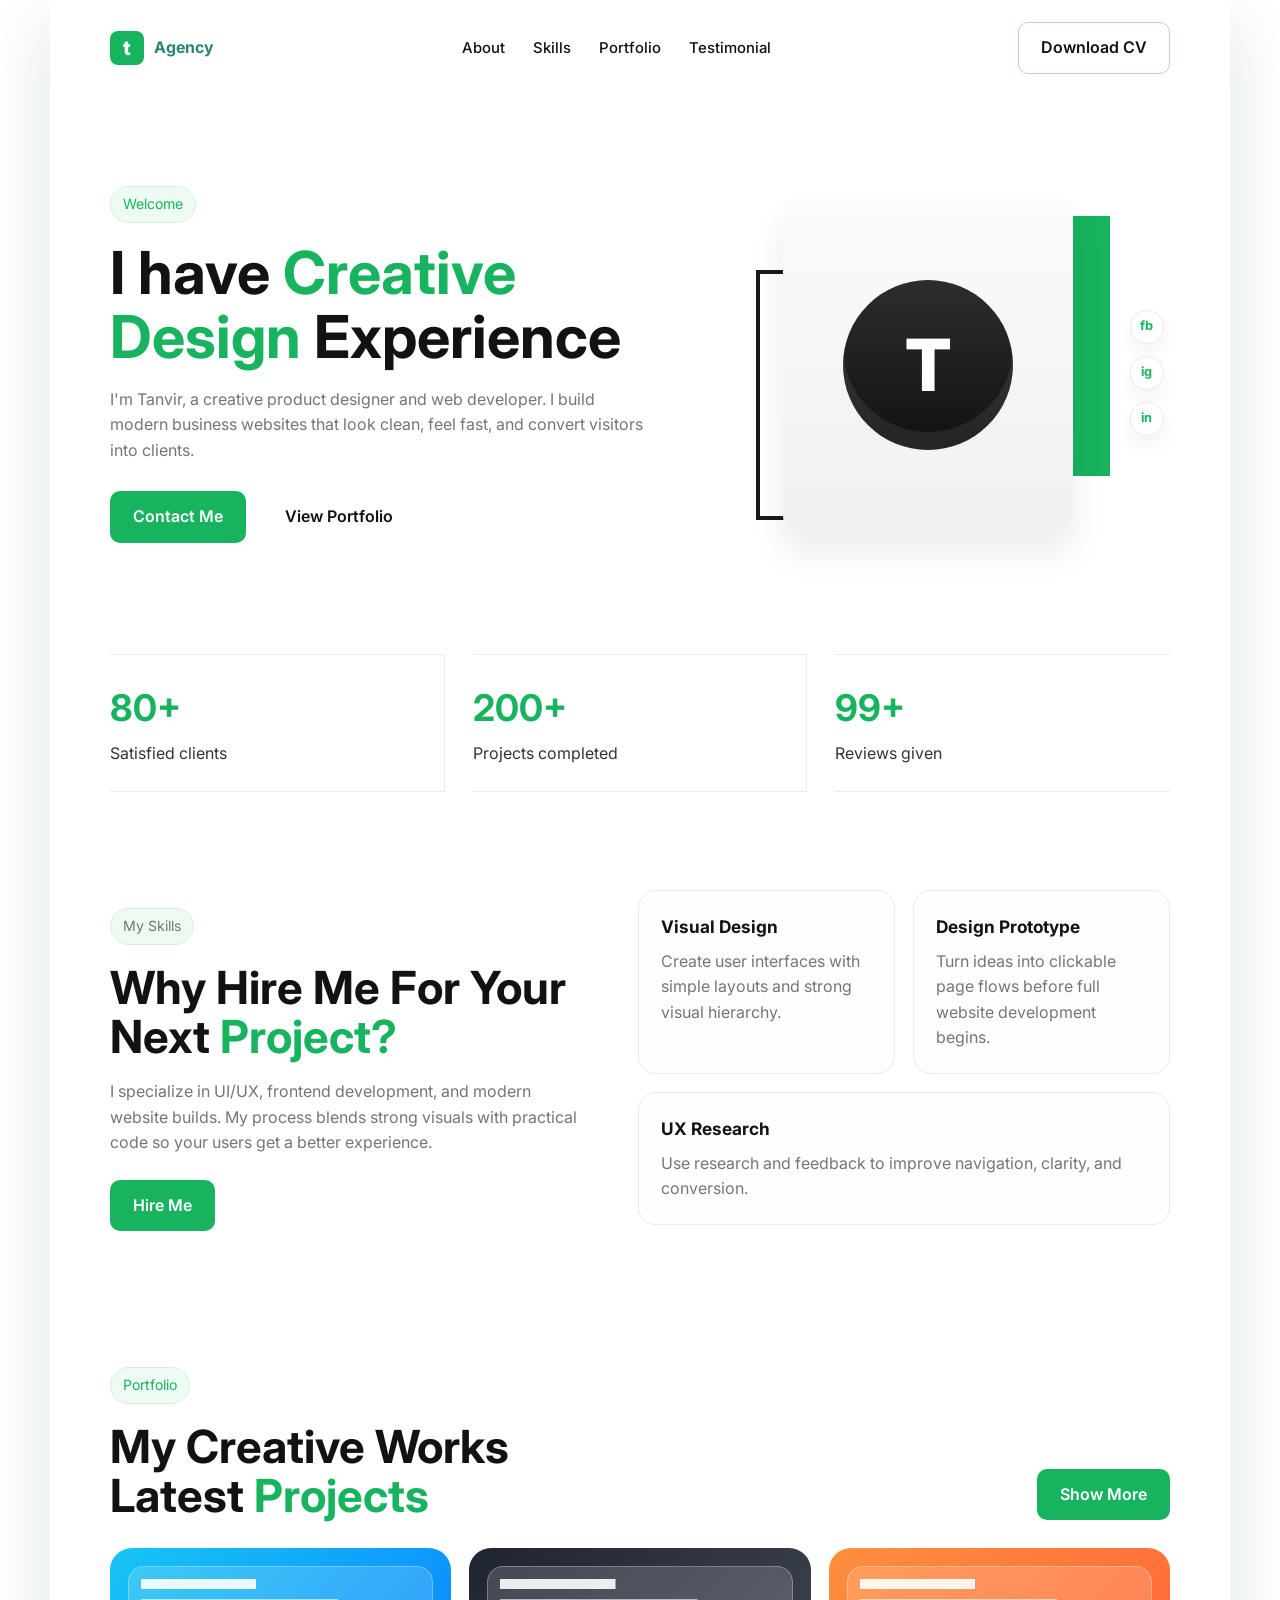
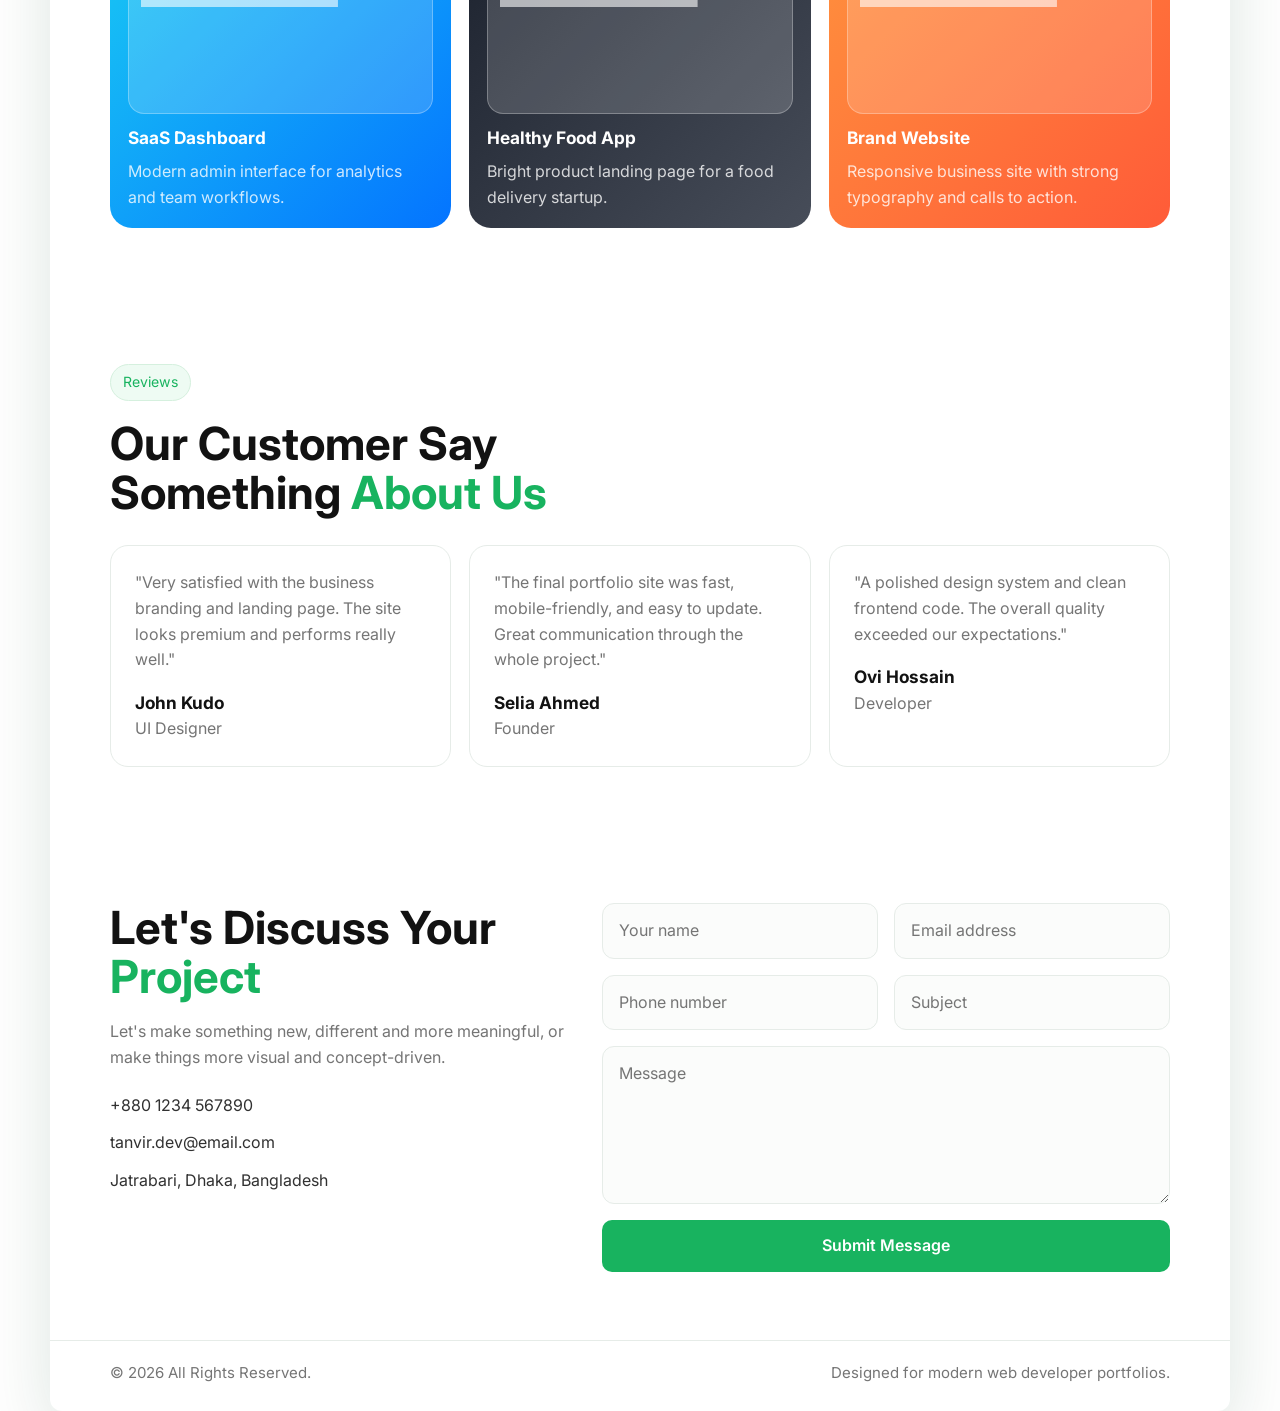
<file: web-developer-site/index.html>
<!DOCTYPE html>
<html lang="en">
<head>
  <meta charset="UTF-8" />
  <meta name="viewport" content="width=device-width, initial-scale=1.0" />
  <title>Tanvir Agency | Web Developer</title>
  <meta
    name="description"
    content="Clean portfolio website for a web developer with featured work, skills, testimonials, and contact form."
  />
  <link rel="preconnect" href="https://fonts.googleapis.com" />
  <link rel="preconnect" href="https://fonts.gstatic.com" crossorigin />
  <link
    href="https://fonts.googleapis.com/css2?family=Inter:wght@400;500;600;700;800&display=swap"
    rel="stylesheet"
  />
  <link rel="stylesheet" href="styles.css" />
</head>
<body>
  <div class="page-shell">
    <div class="page-card">
      <header class="site-header">
        <div class="container nav-wrap">
          <a href="#home" class="logo">
            <span class="logo-mark">t</span>
            <span class="logo-text">Agency</span>
          </a>
          <nav>
            <ul class="nav-links">
              <li><a href="#about">About</a></li>
              <li><a href="#skills">Skills</a></li>
              <li><a href="#portfolio">Portfolio</a></li>
              <li><a href="#testimonial">Testimonial</a></li>
            </ul>
          </nav>
          <a href="#contact" class="btn btn-outline">Download CV</a>
        </div>
      </header>

      <main id="home">
        <section class="hero container">
          <div class="hero-copy">
            <p class="eyebrow">Welcome</p>
            <h1>
              I have <span>Creative Design</span> Experience
            </h1>
            <p class="hero-text">
              I'm Tanvir, a creative product designer and web developer. I build modern business
              websites that look clean, feel fast, and convert visitors into clients.
            </p>
            <div class="hero-actions">
              <a href="#contact" class="btn btn-primary">Contact Me</a>
              <a href="#portfolio" class="btn btn-ghost">View Portfolio</a>
            </div>
          </div>

          <div class="hero-visual" aria-hidden="true">
            <div class="portrait-accent"></div>
            <div class="portrait-frame"></div>
            <div class="portrait-card">
              <div class="portrait-avatar">T</div>
            </div>
            <div class="social-stack">
              <span>fb</span>
              <span>ig</span>
              <span>in</span>
            </div>
          </div>
        </section>

        <section class="stats container">
          <div class="stat">
            <h2>80+</h2>
            <p>Satisfied clients</p>
          </div>
          <div class="stat">
            <h2>200+</h2>
            <p>Projects completed</p>
          </div>
          <div class="stat">
            <h2>99+</h2>
            <p>Reviews given</p>
          </div>
        </section>

        <section id="skills" class="section two-column container">
          <div class="section-copy">
            <p class="section-tag">My Skills</p>
            <h2>Why Hire Me For Your Next <span>Project?</span></h2>
            <p>
              I specialize in UI/UX, frontend development, and modern website builds. My process
              blends strong visuals with practical code so your users get a better experience.
            </p>
            <a href="#contact" class="btn btn-primary">Hire Me</a>
          </div>

          <div class="feature-list">
            <article class="feature-item">
              <h3>Visual Design</h3>
              <p>Create user interfaces with simple layouts and strong visual hierarchy.</p>
            </article>
            <article class="feature-item">
              <h3>Design Prototype</h3>
              <p>Turn ideas into clickable page flows before full website development begins.</p>
            </article>
            <article class="feature-item">
              <h3>UX Research</h3>
              <p>Use research and feedback to improve navigation, clarity, and conversion.</p>
            </article>
          </div>
        </section>

        <section id="portfolio" class="section container">
          <div class="section-head">
            <div>
              <p class="section-tag">Portfolio</p>
              <h2>My Creative Works Latest <span>Projects</span></h2>
            </div>
            <a href="#contact" class="btn btn-primary">Show More</a>
          </div>

          <div class="project-grid">
            <article class="project-card project-blue">
              <div class="project-screen"></div>
              <h3>SaaS Dashboard</h3>
              <p>Modern admin interface for analytics and team workflows.</p>
            </article>
            <article class="project-card project-dark">
              <div class="project-screen"></div>
              <h3>Healthy Food App</h3>
              <p>Bright product landing page for a food delivery startup.</p>
            </article>
            <article class="project-card project-orange">
              <div class="project-screen"></div>
              <h3>Brand Website</h3>
              <p>Responsive business site with strong typography and calls to action.</p>
            </article>
          </div>
        </section>

        <section id="testimonial" class="section container">
          <div class="section-head">
            <div>
              <p class="section-tag">Reviews</p>
              <h2>Our Customer Say Something <span>About Us</span></h2>
            </div>
          </div>

          <div class="testimonial-grid">
            <article class="testimonial-card">
              <p>
                "Very satisfied with the business branding and landing page. The site looks premium
                and performs really well."
              </p>
              <h3>John Kudo</h3>
              <span>UI Designer</span>
            </article>
            <article class="testimonial-card">
              <p>
                "The final portfolio site was fast, mobile-friendly, and easy to update. Great
                communication through the whole project."
              </p>
              <h3>Selia Ahmed</h3>
              <span>Founder</span>
            </article>
            <article class="testimonial-card">
              <p>
                "A polished design system and clean frontend code. The overall quality exceeded our
                expectations."
              </p>
              <h3>Ovi Hossain</h3>
              <span>Developer</span>
            </article>
          </div>
        </section>

        <section id="contact" class="section container contact-section">
          <div class="contact-copy">
            <h2>Let's Discuss Your <span>Project</span></h2>
            <p>
              Let's make something new, different and more meaningful, or make things more visual
              and concept-driven.
            </p>
            <div class="contact-list">
              <div>+880 1234 567890</div>
              <div>tanvir.dev@email.com</div>
              <div>Jatrabari, Dhaka, Bangladesh</div>
            </div>
          </div>

          <form class="contact-form">
            <div class="field-row">
              <input type="text" placeholder="Your name" />
              <input type="email" placeholder="Email address" />
            </div>
            <div class="field-row">
              <input type="text" placeholder="Phone number" />
              <input type="text" placeholder="Subject" />
            </div>
            <textarea rows="5" placeholder="Message"></textarea>
            <button type="submit" class="btn btn-primary">Submit Message</button>
          </form>
        </section>
      </main>

      <footer class="site-footer">
        <div class="container footer-wrap">
          <p>© <span id="year"></span> All Rights Reserved.</p>
          <p>Designed for modern web developer portfolios.</p>
        </div>
      </footer>
    </div>
  </div>

  <script src="script.js"></script>
</body>
</html>
</file>
<file: web-developer-site/styles.css>
:root {
  --bg: #19bd67;
  --white: #ffffff;
  --text: #121212;
  --muted: #757575;
  --soft: #f4f7f4;
  --border: #e6ece8;
  --primary: #18b35f;
  --primary-dark: #12984f;
  --shadow: 0 24px 70px rgba(14, 70, 35, 0.14);
}

* {
  box-sizing: border-box;
  margin: 0;
  padding: 0;
}

html {
  scroll-behavior: smooth;
}

body {
  font-family: "Inter", sans-serif;
  line-height: 1.6;
  background: #ffffff;
  color: var(--text);
}

img {
  max-width: 100%;
  display: block;
}

input,
textarea,
button {
  font: inherit;
}

.page-shell {
  padding: 0;
}

.page-card {
  width: min(1180px, 100%);
  margin: 0 auto;
  background: var(--white);
  border-radius: 12px;
  box-shadow: var(--shadow);
  overflow: hidden;
  position: relative;
}

/* Green decorative corner border removed */

.container {
  width: min(1060px, 90%);
  margin: 0 auto;
}

.site-header {
  padding: 22px 0 8px;
}

.nav-wrap {
  display: flex;
  align-items: center;
  justify-content: space-between;
  gap: 24px;
}

.logo {
  display: inline-flex;
  align-items: center;
  gap: 10px;
  color: var(--text);
  text-decoration: none;
  font-weight: 700;
}

.logo-mark {
  width: 34px;
  height: 34px;
  display: grid;
  place-items: center;
  border-radius: 8px;
  background: var(--primary);
  color: var(--white);
  font-size: 1.25rem;
  font-weight: 800;
}

.logo-text {
  color: #2b8575;
}

.nav-links {
  display: flex;
  list-style: none;
  gap: 28px;
}

.nav-links a {
  text-decoration: none;
  color: var(--text);
  font-size: 0.93rem;
  font-weight: 500;
}

.btn {
  display: inline-flex;
  align-items: center;
  justify-content: center;
  padding: 12px 22px;
  border-radius: 10px;
  text-decoration: none;
  font-weight: 600;
  border: 1px solid transparent;
  transition: 0.2s ease;
  cursor: pointer;
}

.btn:hover {
  transform: translateY(-1px);
}

.btn-primary {
  background: var(--primary);
  color: var(--white);
}

.btn-primary:hover {
  background: var(--primary-dark);
}

.btn-outline {
  border-color: #b5dbc4;
  color: var(--text);
  background: var(--white);
}

.btn-ghost {
  color: var(--text);
  background: transparent;
}

.hero {
  display: grid;
  grid-template-columns: 1.05fr 0.95fr;
  gap: 42px;
  align-items: center;
  padding: 48px 0 40px;
}

.eyebrow,
.section-tag {
  display: inline-block;
  color: var(--primary);
  background: #eefbf3;
  border: 1px solid #d5f0de;
  padding: 6px 12px;
  border-radius: 999px;
  font-size: 0.88rem;
  margin-bottom: 18px;
}

.hero h1,
.section h2 {
  font-size: clamp(2.3rem, 5vw, 3.7rem);
  line-height: 1.08;
  max-width: 540px;
}

.section h2 {
  font-size: clamp(2rem, 4vw, 2.85rem);
  max-width: 520px;
}

.hero h1 span,
.section h2 span {
  color: var(--primary);
}

.hero-text,
.section-copy p,
.contact-copy p {
  max-width: 540px;
  color: var(--muted);
  margin-top: 18px;
}

.hero-actions {
  display: flex;
  gap: 16px;
  flex-wrap: wrap;
  margin-top: 28px;
}

.hero-visual {
  min-height: 470px;
  position: relative;
  display: grid;
  place-items: center;
}

.portrait-accent {
  position: absolute;
  width: 260px;
  height: 260px;
  background: var(--primary);
  top: 86px;
  right: 60px;
}

.portrait-frame {
  position: absolute;
  width: 250px;
  height: 250px;
  border: 4px solid #1b1b1b;
  top: 140px;
  left: 70px;
}

.portrait-card {
  width: 290px;
  height: 330px;
  border-radius: 14px;
  background: linear-gradient(180deg, #fbfbfb 0%, #f0f0f0 100%);
  box-shadow: 0 22px 35px rgba(0, 0, 0, 0.08);
  display: grid;
  place-items: center;
  z-index: 2;
  position: relative;
}

.portrait-avatar {
  width: 170px;
  height: 170px;
  border-radius: 50%;
  background: linear-gradient(180deg, #2d2d2d 0%, #111 100%);
  color: var(--white);
  display: grid;
  place-items: center;
  font-size: 4.5rem;
  font-weight: 800;
  box-shadow: inset 0 -18px 0 rgba(255, 255, 255, 0.08);
}

.social-stack {
  position: absolute;
  right: 6px;
  top: 180px;
  display: grid;
  gap: 12px;
}

.social-stack span {
  width: 34px;
  height: 34px;
  display: grid;
  place-items: center;
  border-radius: 50%;
  background: var(--white);
  color: var(--primary);
  border: 1px solid var(--border);
  box-shadow: 0 10px 20px rgba(0, 0, 0, 0.05);
  font-size: 0.8rem;
  font-weight: 700;
}

.stats {
  display: grid;
  grid-template-columns: repeat(3, 1fr);
  gap: 28px;
  padding: 14px 0 30px;
}

.stat {
  padding: 24px 0;
  border-top: 1px solid var(--border);
  border-bottom: 1px solid var(--border);
}

.stat:not(:last-child) {
  border-right: 1px solid var(--border);
  padding-right: 28px;
}

.stat h2 {
  color: var(--primary);
  font-size: 2.3rem;
  margin-bottom: 4px;
}

.stat p {
  color: #343434;
}

.section {
  padding: 68px 0;
}

.two-column {
  display: grid;
  grid-template-columns: 0.95fr 1.05fr;
  gap: 46px;
  align-items: start;
}

.section-copy .btn {
  margin-top: 24px;
}

.feature-list {
  display: grid;
  grid-template-columns: repeat(2, minmax(0, 1fr));
  gap: 18px;
}

.feature-item {
  padding: 22px;
  border: 1px solid var(--border);
  border-radius: 18px;
  background: #fcfffd;
}

.feature-item:last-child {
  grid-column: 1 / -1;
}

.feature-item h3,
.project-card h3,
.testimonial-card h3 {
  font-size: 1.08rem;
  margin-bottom: 8px;
}

.feature-item p,
.project-card p,
.testimonial-card p,
.testimonial-card span {
  color: var(--muted);
}

.section-head {
  display: flex;
  align-items: end;
  justify-content: space-between;
  gap: 20px;
  margin-bottom: 28px;
}

.project-grid {
  display: grid;
  grid-template-columns: repeat(3, 1fr);
  gap: 18px;
}

.project-card {
  border-radius: 22px;
  padding: 18px;
  min-height: 280px;
  display: flex;
  flex-direction: column;
  justify-content: end;
  color: var(--white);
  overflow: hidden;
  position: relative;
}

.project-card p {
  color: rgba(255, 255, 255, 0.8);
}

.project-screen {
  position: absolute;
  inset: 18px 18px auto 18px;
  height: 148px;
  border-radius: 16px;
  background:
    linear-gradient(rgba(255, 255, 255, 0.9), rgba(255, 255, 255, 0.9)) top 12px left 12px / 38% 10px no-repeat,
    linear-gradient(rgba(255, 255, 255, 0.6), rgba(255, 255, 255, 0.6)) top 32px left 12px / 65% 8px no-repeat,
    linear-gradient(rgba(255, 255, 255, 0.16), rgba(255, 255, 255, 0.16));
  border: 1px solid rgba(255, 255, 255, 0.28);
}

.project-blue {
  background: linear-gradient(135deg, #18c5f4, #0474ff);
}

.project-dark {
  background: linear-gradient(135deg, #1e2430, #474d59);
}

.project-orange {
  background: linear-gradient(135deg, #ff8f3d, #ff5b38);
}

.testimonial-grid {
  display: grid;
  grid-template-columns: repeat(3, 1fr);
  gap: 18px;
}

.testimonial-card {
  padding: 24px;
  border: 1px solid var(--border);
  border-radius: 18px;
  background: #fff;
}

.testimonial-card h3 {
  margin-top: 16px;
  margin-bottom: 0;
}

.contact-section {
  display: grid;
  grid-template-columns: 0.9fr 1.1fr;
  gap: 28px;
  align-items: start;
}

.contact-list {
  display: grid;
  gap: 12px;
  margin-top: 22px;
  color: #313131;
}

.contact-form {
  display: grid;
  gap: 16px;
}

.field-row {
  display: grid;
  grid-template-columns: repeat(2, 1fr);
  gap: 16px;
}

.contact-form input,
.contact-form textarea {
  width: 100%;
  padding: 14px 16px;
  border-radius: 12px;
  border: 1px solid var(--border);
  background: #fbfcfb;
  outline: none;
}

.contact-form input:focus,
.contact-form textarea:focus {
  border-color: #99d8b4;
}

.contact-form textarea {
  resize: vertical;
}

.site-footer {
  border-top: 1px solid var(--border);
  padding: 20px 0 26px;
}

.footer-wrap {
  display: flex;
  justify-content: space-between;
  gap: 16px;
  color: var(--muted);
  font-size: 0.94rem;
}

@media (max-width: 980px) {
  .hero,
  .two-column,
  .contact-section,
  .project-grid,
  .testimonial-grid {
    grid-template-columns: 1fr;
  }

  .feature-list,
  .field-row,
  .stats {
    grid-template-columns: 1fr;
  }

  .section-head,
  .nav-wrap,
  .footer-wrap {
    flex-direction: column;
    align-items: flex-start;
  }

  .stat:not(:last-child) {
    border-right: 0;
    padding-right: 0;
  }
}

@media (max-width: 720px) {
  .page-shell {
    padding: 16px;
  }

  .nav-links {
    flex-wrap: wrap;
    gap: 12px 20px;
  }

  .hero {
    padding-top: 24px;
  }

  .hero-visual {
    min-height: 360px;
  }

  .portrait-card {
    width: 230px;
    height: 280px;
  }

  .portrait-avatar {
    width: 140px;
    height: 140px;
    font-size: 3.5rem;
  }

  .portrait-frame {
    width: 180px;
    height: 180px;
    left: 24px;
    top: 150px;
  }

  .portrait-accent {
    width: 190px;
    height: 190px;
    top: 72px;
    right: 24px;
  }
}
</file>
